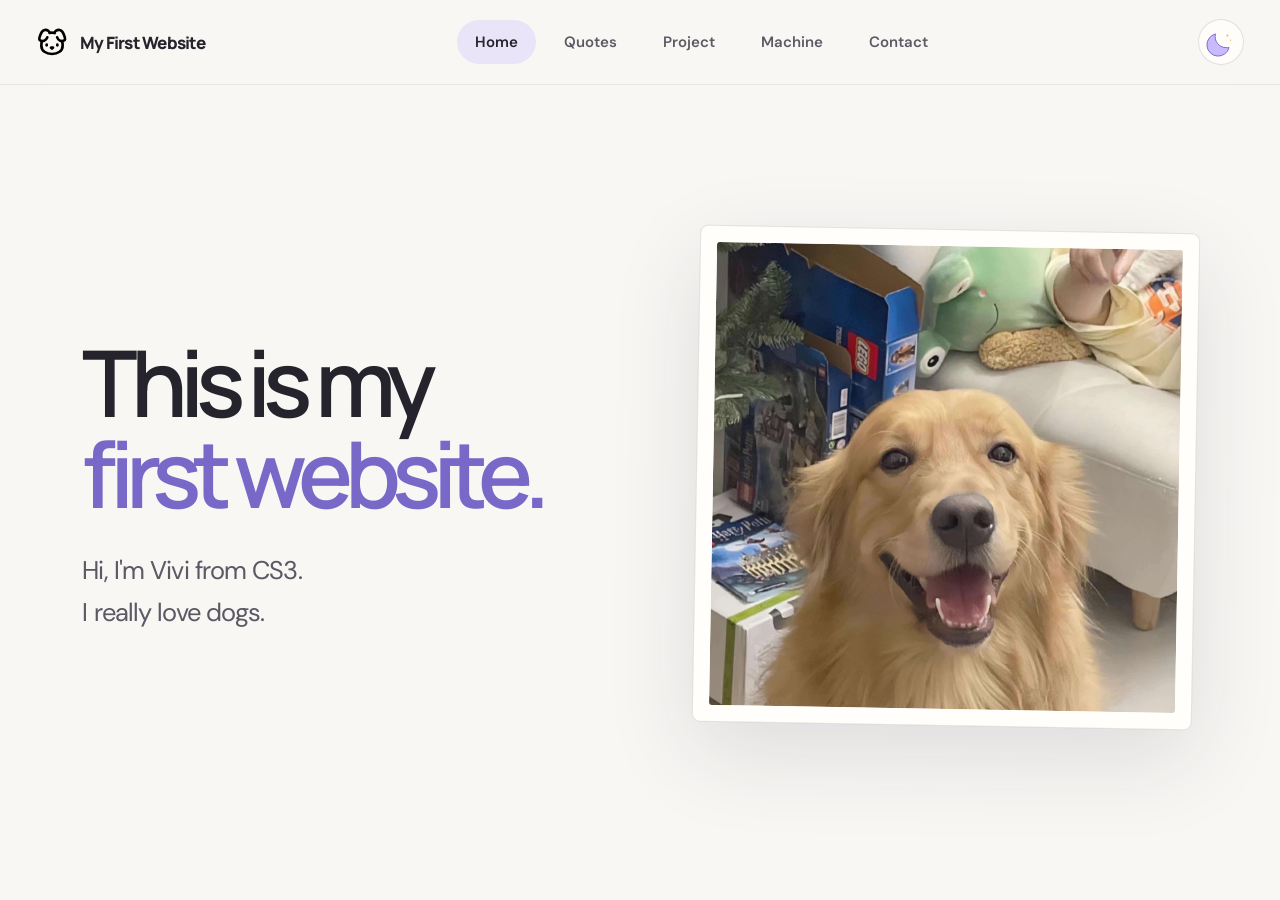
<file: index.html>
<!DOCTYPE html>
<html lang="en">
<head>
  <meta charset="UTF-8">
  <meta name="viewport" content="width=device-width, initial-scale=1.0">
  <meta name="theme-color" content="#f8f7f4">
  <title>My First Website — Vivi</title>
  <link rel="icon" href="plain-image-32x31-69b9d3-rectangle.png">
  <link rel="stylesheet" href="styles.css">
  <link rel="manifest" href="manifest.webmanifest">
  <link rel="apple-touch-icon" href="apple-touch-icon.png">
  <script src="nav.js" defer></script>
  <meta name="apple-mobile-web-app-capable" content="yes">
  <meta name="apple-mobile-web-app-status-bar-style" content="default">
  <meta name="apple-mobile-web-app-title" content="Vivi">
</head>
<body>
  <header class="site-header">
    <nav class="nav-shell" aria-label="Main navigation">
      <a class="brand" href="index.html" aria-label="My First Website — Home">
        <img class="brand-icon" src="dog.svg" alt="" width="32" height="32">
        <span>My First Website</span>
      </a>
      <button class="menu-toggle" type="button" aria-label="Open navigation" aria-expanded="false"><span></span><span></span></button>
      <ul class="nav-links">
        <li><a href="index.html">Home</a></li>
        <li><a href="quotes.html">Quotes</a></li>
        <li><a href="project.html">Project</a></li>
        <li><a href="machine.html">Machine</a></li><li><a href="contact.html">Contact</a></li>
      </ul>
    </nav>
  </header>
  <main class="home-page page-width">
    <section class="hero">
      <div class="hero-copy">
        <h1>This is my<br><span>first website.</span></h1>
        <p>Hi, I'm Vivi from CS3.<br>I really love dogs.</p>
      </div>
      <figure class="hero-visual">
        <img class="original-wechat-image" src="微信头像.jpg" alt="Original WeChat illustration">
      </figure>
    </section>
  </main>
  <script>if ("serviceWorker" in navigator) { window.addEventListener("load", () => navigator.serviceWorker.register("./sw.js").catch((error) => console.error("Service worker registration failed:", error))); }</script>
</body>
</html>
</file>
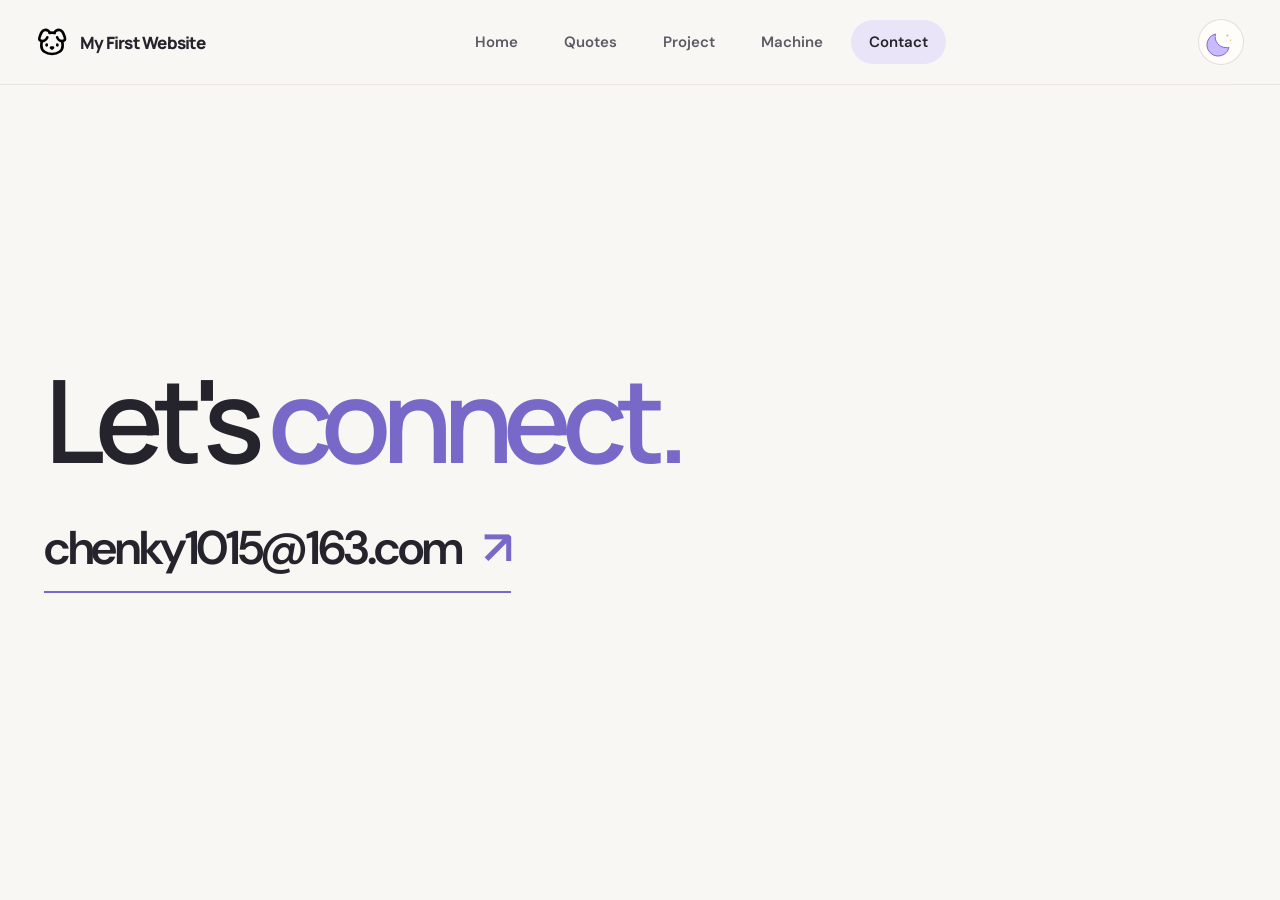
<file: contact.html>
<!DOCTYPE html>
<html lang="en">
<head>
  <meta charset="UTF-8">
  <meta name="viewport" content="width=device-width, initial-scale=1.0">
  <meta name="theme-color" content="#f8f7f4">
  <title>Contact — My First Website</title>
  <link rel="icon" href="plain-image-32x31-69b9d3-rectangle.png">
  <link rel="stylesheet" href="styles.css">
  <link rel="manifest" href="manifest.webmanifest">
  <link rel="apple-touch-icon" href="apple-touch-icon.png">
  <script src="nav.js" defer></script>
  <meta name="apple-mobile-web-app-capable" content="yes">
  <meta name="apple-mobile-web-app-status-bar-style" content="default">
  <meta name="apple-mobile-web-app-title" content="Vivi">
</head>
<body>
  <header class="site-header">
    <nav class="nav-shell" aria-label="Main navigation">
      <a class="brand" href="index.html" aria-label="My First Website — Home"><img class="brand-icon" src="dog.svg" alt="" width="32" height="32"><span>My First Website</span></a>
      <button class="menu-toggle" type="button" aria-label="Open navigation" aria-expanded="false"><span></span><span></span></button>
      <ul class="nav-links"><li><a href="index.html">Home</a></li><li><a href="quotes.html">Quotes</a></li><li><a href="project.html">Project</a></li><li><a href="machine.html">Machine</a></li><li><a href="contact.html">Contact</a></li></ul>
    </nav>
  </header>
  <main class="contact-page page-width">
    <h1>Let's <span>connect.</span></h1>
    <a class="email-link" href="mailto:chenky1015@163.com">chenky1015@163.com <span aria-hidden="true">↗</span></a>
  </main>
  <script>if ("serviceWorker" in navigator) { window.addEventListener("load", () => navigator.serviceWorker.register("./sw.js").catch((error) => console.error("Service worker registration failed:", error))); }</script>
</body>
</html>
</file>
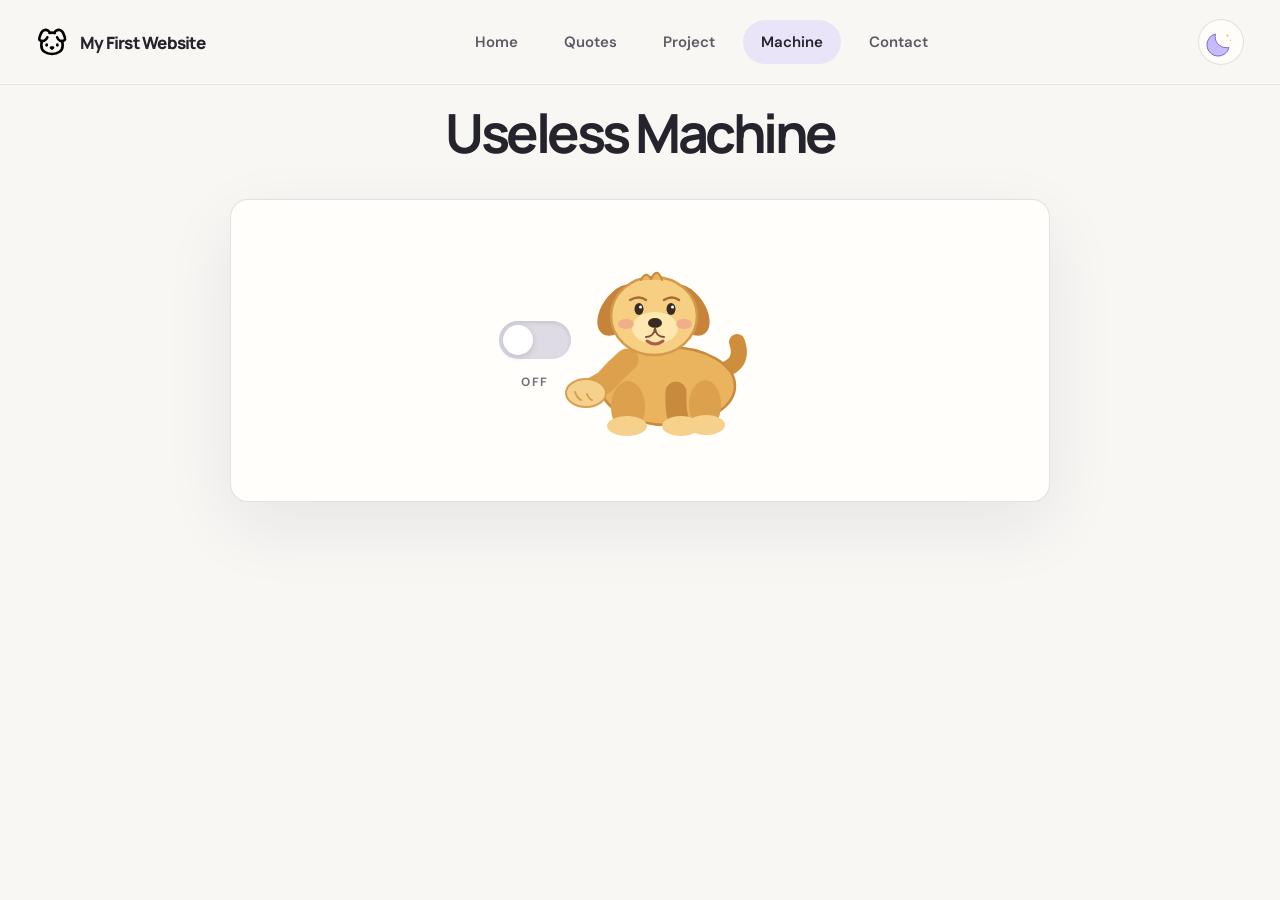
<file: machine.html>
<!DOCTYPE html>
<html lang="en">
<head>
  <meta charset="UTF-8">
  <meta name="viewport" content="width=device-width, initial-scale=1.0">
  <meta name="theme-color" content="#f8f7f4">

  <title>Useless Machine — Vivi</title>

  <!-- 【共用】原来的网页图标、CSS 和 JavaScript -->
  <link rel="icon" href="plain-image-32x31-69b9d3-rectangle.png">
  <link rel="stylesheet" href="styles.css">
  <link rel="manifest" href="manifest.webmanifest">
  <link rel="apple-touch-icon" href="apple-touch-icon.png">
  <script src="nav.js" defer></script>
  <meta name="apple-mobile-web-app-capable" content="yes">
  <meta name="apple-mobile-web-app-status-bar-style" content="default">
  <meta name="apple-mobile-web-app-title" content="Vivi">
</head>

<body>

  <!-- 顶部导航：仍然保留原来的四个入口 -->
  <header class="site-header">
    <nav class="nav-shell" aria-label="Main navigation">

      <a class="brand" href="index.html">
        <img
          class="brand-icon"
          src="dog.svg"
          alt=""
          width="32"
          height="32"
        >
        <span>My First Website</span>
      </a>

      <button
        class="menu-toggle"
        type="button"
        aria-label="Open navigation"
        aria-expanded="false"
      >
        <span></span>
        <span></span>
      </button>

      <ul class="nav-links">
        <li><a href="index.html">Home</a></li>
        <li><a href="quotes.html">Quotes</a></li>
        <li><a href="project.html">Project</a></li>
        <li><a href="machine.html">Machine</a></li>
        <li><a href="contact.html">Contact</a></li>
      </ul>

    </nav>
  </header>

  <!-- 【新增】独立的 Useless Machine 页面 -->
  <main class="page-width machine-page">
    <section class="useless-section" aria-labelledby="useless-title">

      <h2 id="useless-title">Useless Machine</h2>

      <div class="useless-machine" id="useless-machine">

        <div class="machine-stage">

          <!-- 紫色开关 -->
          <div class="machine-switch-area">

            <button
              class="machine-switch"
              id="useless-switch"
              type="button"
              role="switch"
              aria-checked="false"
              aria-label="Turn on the useless machine"
            >
              <span class="switch-track">
                <span class="switch-knob"></span>
              </span>
            </button>

            <span
              class="switch-state"
              id="useless-state"
              aria-live="polite"
            >OFF</span>

          </div>

          <!-- Q版金毛 -->
          <div class="retriever" id="golden-retriever">

            <svg
              class="retriever-svg"
              viewBox="0 0 280 220"
              role="img"
              aria-label="A cute cartoon golden retriever"
              xmlns="http://www.w3.org/2000/svg"
            >

              <!-- 灏惧反 -->
              <path
                class="dog-tail"
                d="M 201 132 Q 235 127 226 101"
                fill="none"
                stroke="#CE8E3C"
                stroke-width="16"
                stroke-linecap="round"
              />

              <!-- 韬綋 -->
              <ellipse
                cx="157" cy="145"
                rx="67" ry="39"
                fill="#EAB35D"
                stroke="#C88A3D"
                stroke-width="2.5"
              />

              <!-- 鍚庤吙 -->
              <ellipse cx="117" cy="166" rx="17" ry="26" fill="#DDA04C"/>
              <ellipse cx="116" cy="185" rx="20" ry="10" fill="#F6D18B"/>

              <ellipse cx="194" cy="164" rx="16" ry="25" fill="#DDA04C"/>
              <ellipse cx="195" cy="184" rx="19" ry="10" fill="#F6D18B"/>

              <!-- 鍓嶈吙 -->
              <path
                d="M 165 151 Q 164 172 169 183"
                fill="none"
                stroke="#C88A3D"
                stroke-width="21"
                stroke-linecap="round"
              />

              <ellipse cx="170" cy="185" rx="19" ry="10" fill="#F6D18B"/>

              <!-- 浼稿悜寮€鍏崇殑鐖瓙 -->
              <g class="dog-paw">

                <path
                  d="M 116 119 Q 104 129 94 141 L 78 150"
                  fill="none"
                  stroke="#DDA04C"
                  stroke-width="23"
                  stroke-linecap="round"
                  stroke-linejoin="round"
                />

                <ellipse
                  cx="75" cy="152"
                  rx="20" ry="14"
                  fill="#F6D18B"
                  stroke="#D5A052"
                  stroke-width="2"
                />

                <path
                  d="M 64 151 Q 66 157 70 159
                     M 76 153 Q 78 158 81 159"
                  fill="none"
                  stroke="#D5A052"
                  stroke-width="2"
                  stroke-linecap="round"
                />

              </g>

              <!-- 鑰虫湹 -->
              <ellipse
                cx="108" cy="69"
                rx="17" ry="29"
                fill="#C78339"
                transform="rotate(35 108 69)"
              />

              <ellipse
                cx="177" cy="69"
                rx="17" ry="29"
                fill="#C78339"
                transform="rotate(-35 177 69)"
              />

              <!-- 鑴?-->
              <ellipse
                cx="143" cy="75"
                rx="43" ry="39"
                fill="#F6CF82"
                stroke="#D39A4B"
                stroke-width="2.5"
              />

              <!-- 鐪夋瘺 -->
              <path
                d="M 119 59 Q 128 54 135 59
                   M 153 59 Q 161 54 168 59"
                fill="none"
                stroke="#A86C32"
                stroke-width="2.5"
                stroke-linecap="round"
              />

              <!-- 鐪肩潧 -->
              <ellipse cx="128" cy="68" rx="4.5" ry="6" fill="#392B24"/>
              <ellipse cx="160" cy="68" rx="4.5" ry="6" fill="#392B24"/>

              <circle cx="129.5" cy="66" r="1.5" fill="#FFFFFF"/>
              <circle cx="161.5" cy="66" r="1.5" fill="#FFFFFF"/>

              <!-- 鍢村反 -->
              <ellipse cx="144" cy="87" rx="23" ry="16" fill="#FFE7B0"/>
              <ellipse cx="144" cy="82" rx="7" ry="5" fill="#392B24"/>

              <path
                d="M 144 87 Q 143 96 135 96
                   M 144 87 Q 145 96 153 96"
                fill="none"
                stroke="#80502F"
                stroke-width="2"
                stroke-linecap="round"
              />

              <path
                d="M 136 100 Q 144 106 152 100"
                fill="none"
                stroke="#A85E4A"
                stroke-width="3"
                stroke-linecap="round"
              />

              <!-- 鑴搁 -->
              <ellipse cx="115" cy="83" rx="8" ry="5" fill="#EEA08B" opacity=".7"/>
              <ellipse cx="173" cy="83" rx="8" ry="5" fill="#EEA08B" opacity=".7"/>

              <!-- 澶撮《鐨勫皬姣涘彂 -->
              <path
                d="M 130 39 Q 135 29 140 38 Q 146 25 151 39"
                fill="#EAB35D"
                stroke="#C88A3D"
                stroke-width="2"
                stroke-linecap="round"
                stroke-linejoin="round"
              />

            </svg>

          </div>
        </div>
      </div>
    </section>
  </main>

  <script>if ("serviceWorker" in navigator) { window.addEventListener("load", () => navigator.serviceWorker.register("./sw.js").catch((error) => console.error("Service worker registration failed:", error))); }</script>
</body>
</html>
</file>
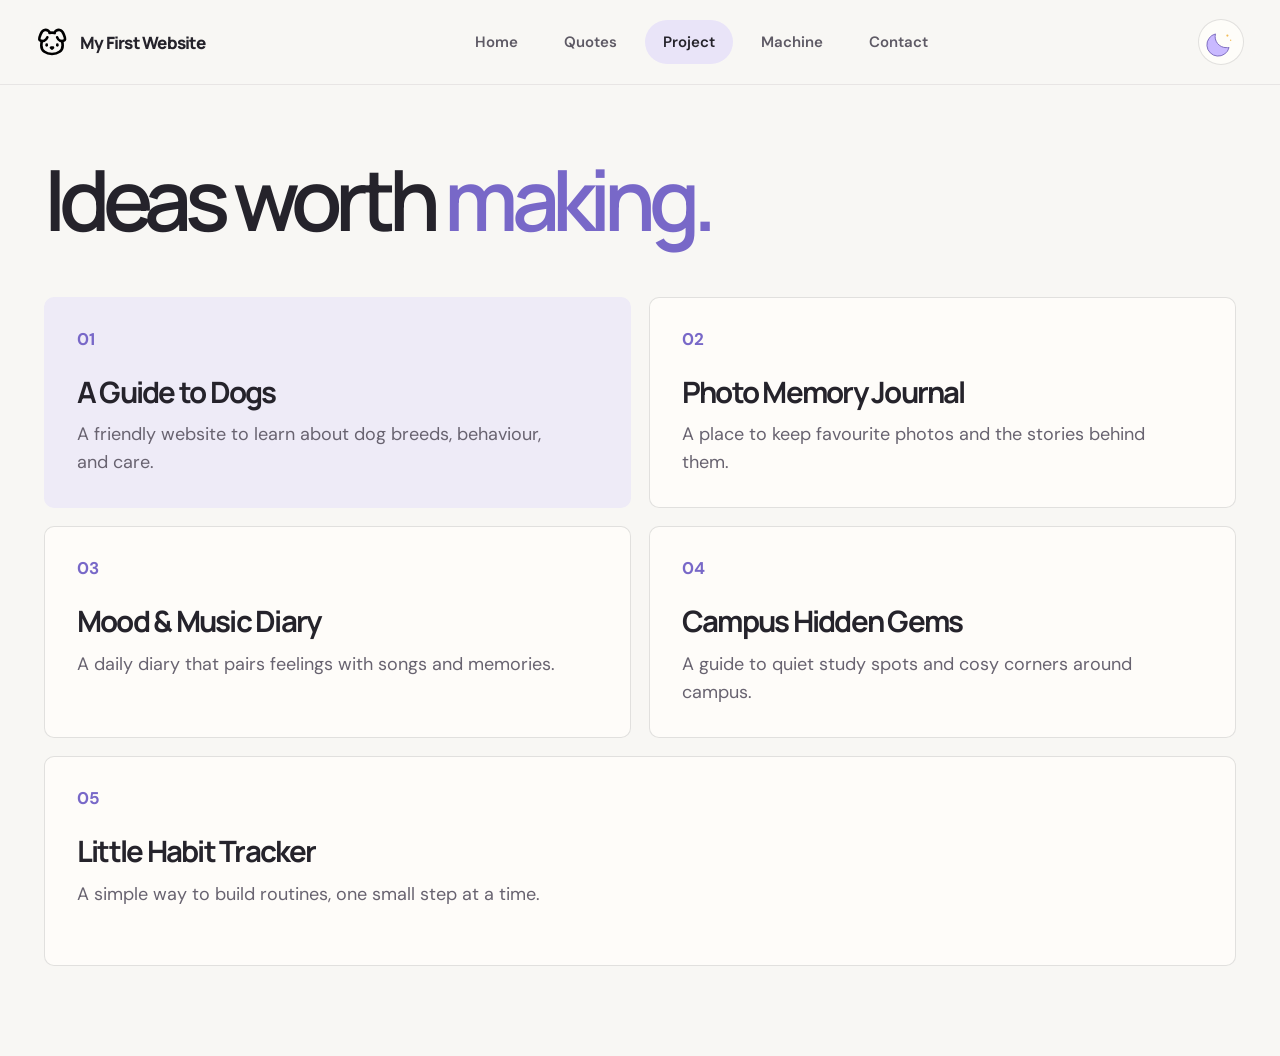
<file: project.html>
<!DOCTYPE html>
<html lang="en">
<head>
  <meta charset="UTF-8">
  <meta name="viewport" content="width=device-width, initial-scale=1.0">
  <meta name="theme-color" content="#f8f7f4">
  <title>Project — My First Website</title>
  <link rel="icon" href="plain-image-32x31-69b9d3-rectangle.png">
  <link rel="stylesheet" href="styles.css">
  <link rel="manifest" href="manifest.webmanifest">
  <link rel="apple-touch-icon" href="apple-touch-icon.png">
  <script src="nav.js" defer></script>
  <meta name="apple-mobile-web-app-capable" content="yes">
  <meta name="apple-mobile-web-app-status-bar-style" content="default">
  <meta name="apple-mobile-web-app-title" content="Vivi">
</head>
<body>
  <header class="site-header">
    <nav class="nav-shell" aria-label="Main navigation">
      <a class="brand" href="index.html" aria-label="My First Website — Home"><img class="brand-icon" src="dog.svg" alt="" width="32" height="32"><span>My First Website</span></a>
      <button class="menu-toggle" type="button" aria-label="Open navigation" aria-expanded="false"><span></span><span></span></button>
      <ul class="nav-links"><li><a href="index.html">Home</a></li><li><a href="quotes.html">Quotes</a></li><li><a href="project.html">Project</a></li><li><a href="machine.html">Machine</a></li><li><a href="contact.html">Contact</a></li></ul>
    </nav>
  </header>
  <main class="page-width inner-page">
    <h1 class="page-title">Ideas worth <span>making.</span></h1>
    <section class="project-grid" aria-label="Five project ideas">
      <article class="project-card project-featured"><span class="project-number">01</span><h2>A Guide to Dogs</h2><p>A friendly website to learn about dog breeds, behaviour, and care.</p></article>
      <article class="project-card"><span class="project-number">02</span><h2>Photo Memory Journal</h2><p>A place to keep favourite photos and the stories behind them.</p></article>
      <article class="project-card"><span class="project-number">03</span><h2>Mood & Music Diary</h2><p>A daily diary that pairs feelings with songs and memories.</p></article>
      <article class="project-card"><span class="project-number">04</span><h2>Campus Hidden Gems</h2><p>A guide to quiet study spots and cosy corners around campus.</p></article>
      <article class="project-card"><span class="project-number">05</span><h2>Little Habit Tracker</h2><p>A simple way to build routines, one small step at a time.</p></article>
    </section>
  </main>
  <script>if ("serviceWorker" in navigator) { window.addEventListener("load", () => navigator.serviceWorker.register("./sw.js").catch((error) => console.error("Service worker registration failed:", error))); }</script>
</body>
</html>
</file>
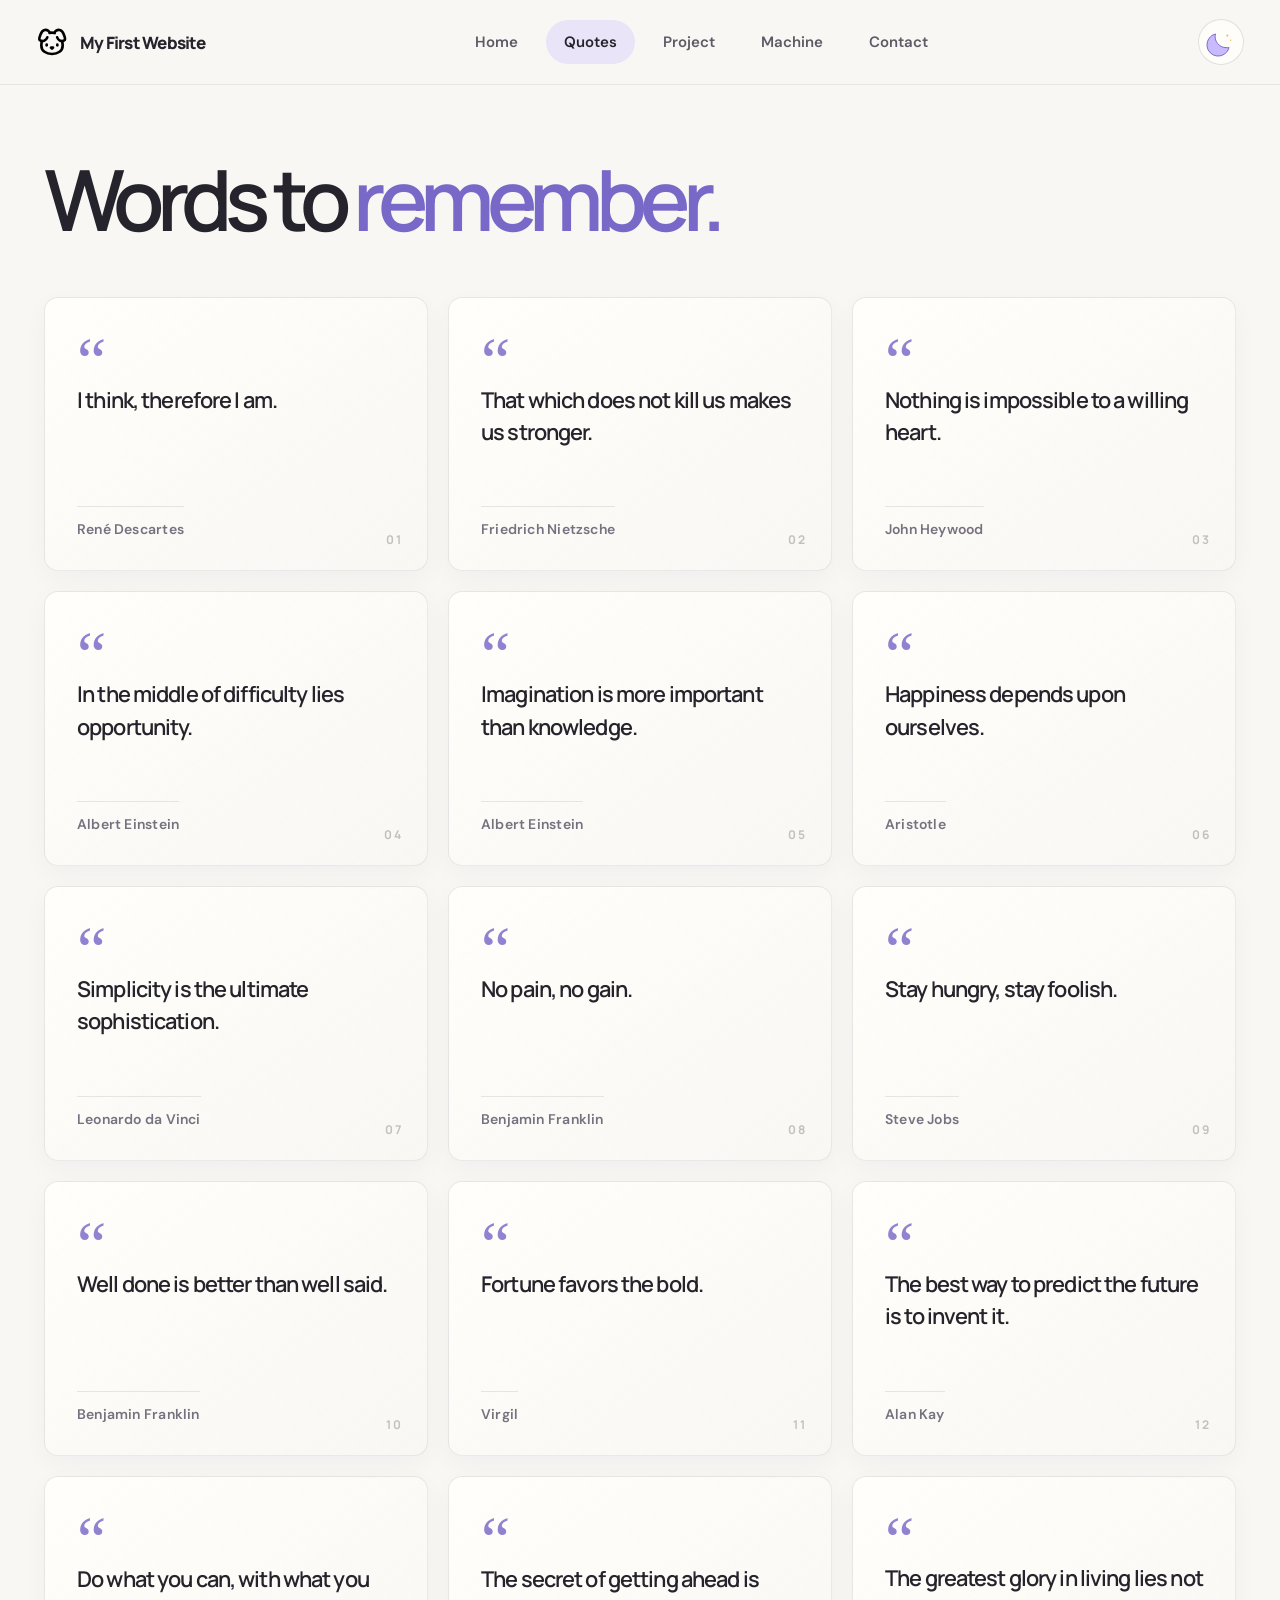
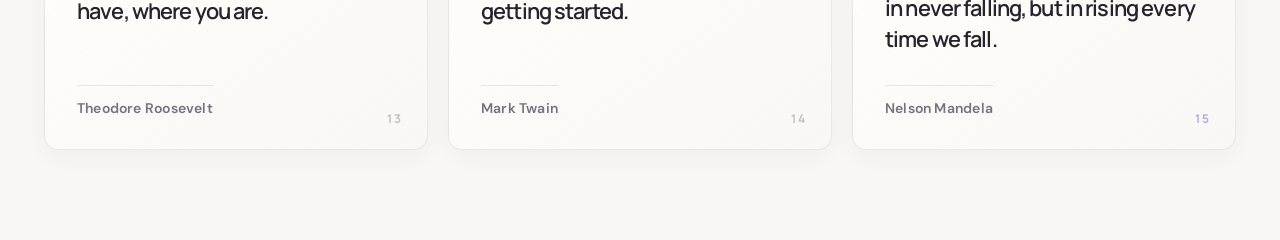
<file: quotes.html>
<!DOCTYPE html>
<html lang="en">
<head>
  <meta charset="UTF-8">
  <meta name="viewport" content="width=device-width, initial-scale=1.0">
  <meta name="theme-color" content="#f8f7f4">
  <title>Quotes — My First Website</title>
  <link rel="icon" href="plain-image-32x31-69b9d3-rectangle.png">
  <link rel="stylesheet" href="styles.css">
  <link rel="manifest" href="manifest.webmanifest">
  <link rel="apple-touch-icon" href="apple-touch-icon.png">
  <script src="nav.js" defer></script>
  <meta name="apple-mobile-web-app-capable" content="yes">
  <meta name="apple-mobile-web-app-status-bar-style" content="default">
  <meta name="apple-mobile-web-app-title" content="Vivi">
</head>
<body>
  <header class="site-header">
    <nav class="nav-shell" aria-label="Main navigation">
      <a class="brand" href="index.html" aria-label="My First Website — Home"><img class="brand-icon" src="dog.svg" alt="" width="32" height="32"><span>My First Website</span></a>
      <button class="menu-toggle" type="button" aria-label="Open navigation" aria-expanded="false"><span></span><span></span></button>
      <ul class="nav-links"><li><a href="index.html">Home</a></li><li><a href="quotes.html">Quotes</a></li><li><a href="project.html">Project</a></li><li><a href="machine.html">Machine</a></li><li><a href="contact.html">Contact</a></li></ul>
    </nav>
  </header>
  <main class="page-width inner-page">
    <h1 class="page-title">Words to <span>remember.</span></h1>
    <section class="quote-grid" aria-label="Inspirational quotes">
      <article class="quote-card"><span class="quote-mark">“</span><blockquote>I think, therefore I am.</blockquote><cite>René Descartes</cite></article>
      <article class="quote-card"><span class="quote-mark">“</span><blockquote>That which does not kill us makes us stronger.</blockquote><cite>Friedrich Nietzsche</cite></article>
      <article class="quote-card"><span class="quote-mark">“</span><blockquote>Nothing is impossible to a willing heart.</blockquote><cite>John Heywood</cite></article>
      <article class="quote-card"><span class="quote-mark">“</span><blockquote>In the middle of difficulty lies opportunity.</blockquote><cite>Albert Einstein</cite></article>
      <article class="quote-card"><span class="quote-mark">“</span><blockquote>Imagination is more important than knowledge.</blockquote><cite>Albert Einstein</cite></article>
      <article class="quote-card"><span class="quote-mark">“</span><blockquote>Happiness depends upon ourselves.</blockquote><cite>Aristotle</cite></article>
      <article class="quote-card"><span class="quote-mark">“</span><blockquote>Simplicity is the ultimate sophistication.</blockquote><cite>Leonardo da Vinci</cite></article>
      <article class="quote-card"><span class="quote-mark">“</span><blockquote>No pain, no gain.</blockquote><cite>Benjamin Franklin</cite></article>
      <article class="quote-card"><span class="quote-mark">“</span><blockquote>Stay hungry, stay foolish.</blockquote><cite>Steve Jobs</cite></article>
      <article class="quote-card"><span class="quote-mark">“</span><blockquote>Well done is better than well said.</blockquote><cite>Benjamin Franklin</cite></article>
      <article class="quote-card"><span class="quote-mark">“</span><blockquote>Fortune favors the bold.</blockquote><cite>Virgil</cite></article>
      <article class="quote-card"><span class="quote-mark">“</span><blockquote>The best way to predict the future is to invent it.</blockquote><cite>Alan Kay</cite></article>
      <article class="quote-card"><span class="quote-mark">“</span><blockquote>Do what you can, with what you have, where you are.</blockquote><cite>Theodore Roosevelt</cite></article>
      <article class="quote-card"><span class="quote-mark">“</span><blockquote>The secret of getting ahead is getting started.</blockquote><cite>Mark Twain</cite></article>
      <article class="quote-card quote-card-featured"><span class="quote-mark">“</span><blockquote>The greatest glory in living lies not in never falling, but in rising every time we fall.</blockquote><cite>Nelson Mandela</cite></article>
    </section>
  </main>
  <script>if ("serviceWorker" in navigator) { window.addEventListener("load", () => navigator.serviceWorker.register("./sw.js").catch((error) => console.error("Service worker registration failed:", error))); }</script>
</body>
</html>
</file>
<file: styles.css>
@import url('https://fonts.googleapis.com/css2?family=DM+Sans:wght@400;500;600;700&family=Manrope:wght@400;500;600;700;800&display=swap');

:root {
  --paper: #f8f7f4;
  --ink: #25232b;
  --accent: #7868c8;
  --line: rgba(37, 35, 43, .13);
  --max-width: 1220px;
}
* { box-sizing: border-box; }
html { min-height: 100%; }
body {
  margin: 0;
  min-height: 100vh;
  overflow-x: hidden;
  color: var(--ink);
  background: var(--paper);
  font-family: 'DM Sans', 'Segoe UI', sans-serif;
  -webkit-font-smoothing: antialiased;
}
a { color: inherit; }
button, a { -webkit-tap-highlight-color: transparent; }
a:focus-visible, button:focus-visible { outline: 3px solid var(--accent); outline-offset: 4px; }
.page-width { width: min(var(--max-width), calc(100% - 88px)); margin-inline: auto; }

/* Simple fixed navigation */
.site-header { position: sticky; top: 0; z-index: 10; border-bottom: 1px solid rgba(37,35,43,.08); background: rgba(248,247,244,.86); backdrop-filter: blur(18px); }
.nav-shell { width: min(1360px, calc(100% - 72px)); min-height: 84px; margin: auto; display: flex; align-items: center; justify-content: space-between; gap: 32px; }
.brand { display: inline-flex; align-items: center; gap: 12px; text-decoration: none; font-family: 'Manrope', sans-serif; font-size: 17px; font-weight: 800; letter-spacing: -.045em; white-space: nowrap; }
.brand-icon { display: block; width: 32px; height: 32px; object-fit: contain; }
.nav-links { display: flex; align-items: center; gap: 10px; list-style: none; padding: 0; margin: 0; }
.nav-links a { display: inline-flex; align-items: center; min-height: 44px; padding: 0 18px; border-radius: 100px; color: #5e5a65; text-decoration: none; font-size: 15px; font-weight: 600; transition: background .22s ease, color .22s ease, transform .22s ease; }
.nav-links a:hover { color: var(--ink); background: #ece8f7; transform: translateY(-2px); }
.nav-links a.is-active { color: var(--ink); background: #e9e4f8; }
.menu-toggle { display: none; }

/* Cursor paint: layered, saturated ribbons and droplets */
.paint-canvas { position: fixed; inset: 0; z-index: 30; width: 100%; height: 100%; pointer-events: none; mix-blend-mode: multiply; }

/* Home */
.home-page { min-height: calc(100vh - 85px); display: flex; align-items: center; }
.hero { width: 100%; display: grid; grid-template-columns: 1fr .9fr; align-items: center; gap: clamp(50px, 8vw, 130px); padding: 66px 0 80px; }
.hero-copy { padding-left: clamp(0px, 3vw, 50px); }
h1, h2, p, figure { margin-top: 0; }
h1, h2 { font-family: 'Manrope', 'Segoe UI', sans-serif; }
.hero h1, .page-title, .contact-page h1 { margin-bottom: 30px; font-size: clamp(58px, 7.2vw, 112px); line-height: .99; letter-spacing: -.085em; font-weight: 600; }
h1 span, .page-title span, .contact-page h1 span { color: var(--accent); }
.hero-copy p { margin: 0; font-size: clamp(21px, 2vw, 28px); line-height: 1.65; letter-spacing: -.035em; color: #5c5864; }
.hero-visual { justify-self: end; width: 100%; max-width: 500px; padding: 16px; border: 1px solid rgba(37,35,43,.12); border-radius: 8px; background: #fffefa; box-shadow: 0 30px 90px rgba(39,31,58,.12); transform: rotate(1deg); transition: transform .4s ease, box-shadow .4s ease; }
.hero-visual:hover { transform: rotate(0) translateY(-6px); box-shadow: 0 36px 100px rgba(39,31,58,.16); }
.original-wechat-image { display: block; width: 100%; max-height: 590px; min-height: 300px; object-fit: contain; border-radius: 3px; }

/* Quotes */
.inner-page { padding-top: 72px; padding-bottom: 90px; }
.page-title { margin-bottom: 56px; font-size: clamp(52px, 6.6vw, 92px); }
.quote-grid { display: grid; grid-template-columns: repeat(3, minmax(0,1fr)); gap: 18px; }
.quote-card { position: relative; min-height: 210px; display: flex; flex-direction: column; align-items: flex-start; padding: 30px; overflow: hidden; border: 1px solid var(--line); border-radius: 10px; background: rgba(255,254,250,.78); transition: transform .3s ease, border-color .3s ease, box-shadow .3s ease, background .3s ease; }
.quote-card:hover { transform: translateY(-6px); border-color: rgba(120,104,200,.45); box-shadow: 0 24px 48px rgba(39,31,58,.09); background: #fffefa; }
.quote-mark { height: 38px; color: var(--accent); font-family: Georgia, serif; font-size: 60px; line-height: .95; }
.quote-card blockquote { margin: 8px 0 28px; font-family: 'Manrope', sans-serif; font-size: clamp(20px, 1.65vw, 25px); line-height: 1.4; font-weight: 600; letter-spacing: -.045em; }
.quote-card cite { margin-top: auto; color: #686370; font-size: 16px; font-style: normal; font-weight: 600; }
.quote-card-featured { grid-column: span 2; background: #eeebf7; border-color: transparent; }
.quote-card-featured blockquote { max-width: 780px; font-size: clamp(23px, 2.1vw, 32px); }

/* Project ideas */
.project-grid { display: grid; grid-template-columns: repeat(2, minmax(0,1fr)); gap: 18px; }
.project-card { position: relative; min-height: 210px; padding: 30px 32px; overflow: hidden; border: 1px solid var(--line); border-radius: 10px; background: rgba(255,254,250,.78); transition: transform .3s ease, border-color .3s ease, box-shadow .3s ease; }
.project-card:hover { transform: translateY(-5px); border-color: rgba(120,104,200,.45); box-shadow: 0 22px 44px rgba(39,31,58,.08); }
.project-featured { background: #eeebf7; border-color: transparent; }
.project-number { display: inline-block; margin-bottom: 26px; color: var(--accent); font-size: 17px; font-weight: 700; }
.project-card h2 { margin-bottom: 12px; font-size: clamp(24px, 2.3vw, 34px); line-height: 1.15; letter-spacing: -.06em; }
.project-card p { max-width: 490px; margin: 0; color: #686370; font-size: 18px; line-height: 1.55; }
.project-card:last-child { grid-column: span 2; }

/* Contact */
.contact-page { min-height: calc(100vh - 85px); display: flex; flex-direction: column; align-items: flex-start; justify-content: center; padding-top: 80px; padding-bottom: 110px; }
.contact-page h1 { margin-bottom: 40px; font-size: clamp(64px, 9vw, 128px); }
.email-link { display: inline-flex; align-items: center; gap: 22px; flex-wrap: wrap; padding-bottom: 12px; border-bottom: 2px solid var(--accent); text-decoration: none; font-size: clamp(22px, 3.7vw, 48px); font-weight: 600; letter-spacing: -.05em; transition: color .25s ease, border-color .25s ease; }
.email-link span { color: var(--accent); transition: transform .25s ease; }
.email-link:hover { color: var(--accent); }
.email-link:hover span { transform: translate(5px, -5px); }

@media (max-width: 900px) {
  .page-width { width: min(100% - 48px, var(--max-width)); }
  .nav-shell { width: calc(100% - 48px); }
  .hero { gap: 42px; }
  .hero h1 { font-size: clamp(56px, 8vw, 78px); }
  .quote-grid { grid-template-columns: repeat(2, minmax(0,1fr)); }
  .quote-card-featured { grid-column: span 2; }
}
@media (max-width: 640px) {
  .page-width, .nav-shell { width: calc(100% - 36px); }
  .nav-shell { min-height: 72px; }
  .brand { gap: 9px; font-size: 15px; }
  .brand-icon { width: 29px; height: 29px; }
  .menu-toggle { width: 44px; height: 44px; display: flex; flex-direction: column; align-items: center; justify-content: center; gap: 6px; border: 1px solid var(--line); border-radius: 50%; background: transparent; cursor: pointer; }
  .menu-toggle span { display: block; width: 17px; height: 2px; border-radius: 2px; background: var(--ink); transition: transform .2s ease; }
  .menu-toggle[aria-expanded="true"] span:first-child { transform: translateY(4px) rotate(45deg); }
  .menu-toggle[aria-expanded="true"] span:last-child { transform: translateY(-4px) rotate(-45deg); }
  .nav-links { position: absolute; top: calc(100% - 1px); left: 0; right: 0; display: none; align-items: stretch; flex-direction: column; gap: 4px; padding: 12px 18px 18px; border-bottom: 1px solid var(--line); background: rgba(248,247,244,.98); }
  .nav-links.is-open { display: flex; }
  .nav-links a { min-height: 48px; padding-inline: 17px; font-size: 16px; }
  .home-page { min-height: auto; }
  .hero { grid-template-columns: 1fr; gap: 38px; padding: 62px 0 66px; }
  .hero-copy { padding: 0; }
  .hero h1 { font-size: clamp(56px, 14vw, 84px); }
  .hero-copy p { font-size: 22px; }
  .hero-visual { justify-self: center; max-width: 470px; padding: 11px; }
  .original-wechat-image { min-height: 200px; max-height: 480px; }
  .inner-page { padding-top: 54px; padding-bottom: 60px; }
  .page-title { margin-bottom: 35px; font-size: clamp(48px, 12vw, 72px); }
  .quote-grid, .project-grid { grid-template-columns: 1fr; gap: 13px; }
  .quote-card, .quote-card-featured { grid-column: auto; min-height: 185px; padding: 25px; }
  .quote-card blockquote { font-size: 23px; }
  .quote-card-featured blockquote { font-size: 25px; }
  .project-card, .project-card:last-child { grid-column: auto; min-height: 185px; padding: 25px; }
  .project-number { margin-bottom: 19px; }
  .project-card h2 { font-size: 27px; }
  .project-card p { font-size: 17px; }
  .contact-page { min-height: calc(100vh - 73px); padding-top: 50px; padding-bottom: 70px; }
  .contact-page h1 { margin-bottom: 34px; font-size: clamp(62px, 14vw, 90px); }
  .email-link { gap: 12px; font-size: clamp(20px, 5.7vw, 30px); }
}
@media (prefers-reduced-motion: reduce) {
  *, *::before, *::after { scroll-behavior: auto !important; transition-duration: .01ms !important; animation-duration: .01ms !important; }
  .paint-canvas { display: none; }
}

/* ==================================================
   Useless Machine — Q版金毛和紫色开关
   ================================================== */

/* 首页布局 */
.home-page {
  display: block;
  min-height: auto;
}

.hero {
  min-height: min(850px, calc(100vh - 85px));
}

/* 模块标题 */
.useless-section {
  padding: 10px 0 100px;
}

.useless-section > h2 {
  margin: 0 0 30px;
  text-align: center;
  font-size: clamp(34px, 4.5vw, 54px);
  font-weight: 700;
  letter-spacing: -.065em;
}

/* 机器卡片 */
.useless-machine {
  max-width: 820px;
  margin: 0 auto;
  padding: 28px;
  overflow: hidden;
  border: 1px solid var(--line);
  border-radius: 18px;
  background: #fffefa;
  box-shadow: 0 24px 70px rgba(39, 31, 58, .08);
}

.machine-stage {
  min-height: 245px;
  display: flex;
  align-items: center;
  justify-content: center;

  /* 【修改 1】原来开关和金毛隔得太远，现在紧贴布局 */
  gap: 0;
}

/* 紫色开关 */
.machine-switch-area {
  flex: 0 0 90px;
  display: flex;
  flex-direction: column;
  align-items: center;
  position: relative;
  z-index: 2;
}

.machine-switch {
  padding: 10px;
  border: 0;
  background: transparent;
  cursor: pointer;
}

.switch-track {
  display: flex;
  align-items: center;
  width: 72px;
  height: 38px;
  padding: 4px;
  border-radius: 100px;
  background: #dedbe5;
  transition: background .25s ease;
  box-shadow: inset 0 2px 4px rgba(0, 0, 0, .10);
}

.switch-knob {
  display: block;
  width: 30px;
  height: 30px;
  border-radius: 50%;
  background: white;
  box-shadow: 0 2px 6px rgba(0, 0, 0, .15);
  transition: transform .28s cubic-bezier(.2, .8, .2, 1);
}

/* 开启时变成紫色 */
.useless-machine.is-on .switch-track {
  background: var(--accent);
}

.useless-machine.is-on .switch-knob {
  transform: translateX(34px);
}

.switch-state {
  margin-top: 5px;
  color: #77717f;
  font-size: 12px;
  font-weight: 700;
  letter-spacing: .12em;
}

.useless-machine.is-on .switch-state {
  color: var(--accent);
}

/* Q版金毛 */
.retriever {
  flex: 0 1 280px;
  width: 280px;
  max-width: 52%;
  position: relative;
  animation: retriever-float 3.5s ease-in-out infinite;

  /* 【修改 2】负边距让金毛整体靠近开关 */
  margin-left: -70px;
}

.retriever-svg {
  display: block;
  width: 100%;
  height: auto;
  overflow: visible;
}

/* 金毛摇尾巴 */
.dog-tail {
  transform-box: view-box;
  transform-origin: 201px 132px;
  animation: golden-tail-wag .45s ease-in-out infinite alternate;
}

/* 【修改 3】爪子围绕肩膀旋转，尽量保持手臂与身体连接 */
.dog-paw {
  transform-box: view-box;
  transform-origin: 41.4% 54.1%;
  transition: transform .48s cubic-bezier(.2, .8, .2, 1);
}

/* 【修改 4】金毛伸爪关开关，不再整只爪子大幅平移 */
.retriever.is-reaching .dog-paw {
  transform: rotate(32deg);
}

/* 金毛轻轻浮动 */
@keyframes retriever-float {
  0%, 100% {
    transform: translateY(0);
  }

  50% {
    transform: translateY(-5px);
  }
}

/* 摇尾巴动画 */
@keyframes golden-tail-wag {
  from {
    transform: rotate(-8deg);
  }

  to {
    transform: rotate(10deg);
  }
}

/* 手机适配 */
@media (max-width: 640px) {
  .hero {
    min-height: auto;
  }

  .useless-section {
    padding-bottom: 65px;
  }

  .useless-section > h2 {
    margin-bottom: 22px;
  }

  .useless-machine {
    padding: 16px 10px;
    border-radius: 14px;
  }

  .machine-stage {
    min-height: 200px;
    gap: 0;
  }

  .machine-switch-area {
    flex: 0 0 72px;
  }

  .retriever {
    flex-basis: 220px;
    max-width: 62%;

    /* 【修改 5】手机上也让金毛靠近开关 */
    margin-left: -48px;
  }

  /* 【修改 6】手机端沿用围绕肩膀旋转的动作 */
  .retriever.is-reaching .dog-paw {
    transform: rotate(32deg);
  }
}
/* Refined quote collection */
.quote-grid {
  counter-reset: quote-card;
  gap: 20px;
}
.quote-card {
  counter-increment: quote-card;
  min-height: 238px;
  padding: 32px;
  border-color: rgba(37, 35, 43, .09);
  border-radius: 14px;
  background: linear-gradient(145deg, rgba(255,254,250,.96), rgba(248,247,244,.82));
  box-shadow: 0 8px 26px rgba(39,31,58,.035);
}
.quote-card::after {
  content: counter(quote-card, decimal-leading-zero);
  position: absolute;
  right: 25px;
  bottom: 22px;
  color: rgba(37, 35, 43, .26);
  font-family: 'Manrope', sans-serif;
  font-size: 12px;
  font-weight: 700;
  letter-spacing: .12em;
}
.quote-card:hover {
  transform: translateY(-4px);
  border-color: rgba(120,104,200,.32);
  box-shadow: 0 22px 46px rgba(39,31,58,.09);
}
.quote-mark {
  height: 42px;
  font-size: 66px;
  opacity: .82;
}
.quote-card blockquote {
  margin: 12px 0 30px;
  font-size: clamp(20px, 1.7vw, 26px);
  line-height: 1.48;
  letter-spacing: -.04em;
}
.quote-card cite {
  padding-top: 13px;
  border-top: 1px solid rgba(37, 35, 43, .1);
  color: #77717f;
  font-size: 14px;
  letter-spacing: .015em;
}
.quote-card-featured {
  grid-column: span 2;
  min-height: 270px;
  padding: 38px;
  border-color: rgba(120,104,200,.12);
  background: radial-gradient(ellipse at 90% 0%, rgba(255,255,255,.82), transparent 42%), linear-gradient(135deg, #efecf8, #e9e4f5);
}
.quote-card-featured::after { color: rgba(120,104,200,.52); }
.quote-card-featured blockquote {
  max-width: 760px;
  font-size: clamp(24px, 2.2vw, 34px);
  line-height: 1.42;
}
@media (max-width: 640px) {
  .quote-grid { gap: 14px; }
  .quote-card, .quote-card-featured {
    min-height: 200px;
    padding: 27px;
  }
  .quote-card-featured { min-height: 230px; }
  .quote-card::after { right: 21px; bottom: 18px; }
  .quote-card cite { font-size: 13px; }
}
/* Keep every quote card on the same visual level */
.quote-grid { grid-auto-rows: 1fr; }
.quote-card, .quote-card-featured {
  grid-column: auto;
  min-height: 238px;
  padding: 32px;
  border: 1px solid rgba(37, 35, 43, .09);
  background: linear-gradient(145deg, rgba(255,254,250,.96), rgba(248,247,244,.82));
}
.quote-card-featured blockquote {
  max-width: none;
  font-size: clamp(20px, 1.7vw, 26px);
}
.quote-mark { color: #7868c8; }
@media (max-width: 900px) {
  .quote-card-featured { grid-column: auto; }
}
@media (max-width: 640px) {
  .quote-card, .quote-card-featured {
    min-height: 200px;
    padding: 27px;
  }
}
/* Day and night theme control */
.theme-toggle {
  flex: 0 0 46px;
  width: 46px;
  height: 46px;
  display: inline-grid;
  place-items: center;
  padding: 0;
  border: 1px solid var(--line);
  border-radius: 50%;
  color: var(--ink);
  background: rgba(255,254,250,.8);
  cursor: pointer;
  transition: transform .25s ease, background .25s ease, border-color .25s ease;
}
.theme-toggle:hover { transform: rotate(-8deg) scale(1.06); }
.theme-toggle svg { width: 29px; height: 29px; overflow: visible; }
.moon-disc { fill: #c9b9ff; stroke: #7968bd; stroke-width: 1.3; }
.moon-star { fill: #f3bd58; }
.sun-rays { fill: none; stroke: #e6a83e; stroke-width: 2.5; stroke-linecap: round; }
.sun-disc { fill: #f4bf58; stroke: #d9962d; stroke-width: 1.3; }
.sun-eye { fill: #665038; }
.sun-smile { fill: none; stroke: #665038; stroke-width: 1.3; stroke-linecap: round; }
:root[data-theme="night"] {
  color-scheme: dark;
  --paper: #11131d;
  --ink: #f2effa;
  --accent: #b5a4f4;
  --line: rgba(229, 222, 250, .14);
}
:root[data-theme="night"] body { background: #11131d; }
:root[data-theme="night"] .site-header {
  border-bottom-color: rgba(229,222,250,.1);
  background: rgba(17,19,29,.86);
}
:root[data-theme="night"] .nav-links a { color: #c1bdcc; }
:root[data-theme="night"] .nav-links a:hover,
:root[data-theme="night"] .nav-links a.is-active { color: #fff; background: #302a46; }
:root[data-theme="night"] .theme-toggle { background: #222433; border-color: rgba(229,222,250,.17); }
:root[data-theme="night"] .hero-visual,
:root[data-theme="night"] .quote-card,
:root[data-theme="night"] .quote-card-featured,
:root[data-theme="night"] .project-card,
:root[data-theme="night"] .useless-machine {
  border-color: rgba(229,222,250,.13);
  background: linear-gradient(145deg, #202231, #191b28);
  box-shadow: 0 20px 55px rgba(0,0,0,.24);
}
:root[data-theme="night"] .quote-card-featured { background: linear-gradient(135deg, #29263b, #222132); }
:root[data-theme="night"] .quote-card cite,
:root[data-theme="night"] .project-card p,
:root[data-theme="night"] .hero-copy p { color: #b8b3c5; }
:root[data-theme="night"] .quote-card cite { border-top-color: rgba(229,222,250,.13); }
:root[data-theme="night"] .quote-card::after { color: rgba(225,218,247,.34); }
:root[data-theme="night"] .quote-card-featured::after { color: rgba(181,164,244,.7); }
:root[data-theme="night"] .nav-links { background: rgba(17,19,29,.98); }
:root[data-theme="night"] .switch-track { background: #454052; }
:root[data-theme="night"] .menu-toggle { border-color: rgba(229,222,250,.18); }
:root[data-theme="night"] .menu-toggle span { background: #f2effa; }
@media (max-width: 640px) {
  .theme-toggle { width: 42px; height: 42px; flex-basis: 42px; }
  .theme-toggle svg { width: 27px; height: 27px; }
}
@media (prefers-reduced-motion: reduce) {
  .theme-toggle { transition: none; }
}
/* Night theme details for the brand mark and machine switch */
:root[data-theme="night"] .brand-icon { filter: brightness(0) invert(1); }
:root[data-theme="night"] .useless-machine.is-on .switch-track {
  background: #9b85ff;
  box-shadow: inset 0 2px 4px rgba(0,0,0,.16), 0 0 18px rgba(155,133,255,.3);
}
:root[data-theme="night"] .useless-machine.is-on .switch-state { color: #cbbfff; }
:root[data-theme="night"] .project-card.project-featured {
  border-color: rgba(181,164,244,.55);
  background: linear-gradient(135deg, #393151 0%, #302a45 58%, #29263b 100%);
  box-shadow: 0 16px 42px rgba(0,0,0,.22), 0 0 30px rgba(143,119,224,.12);
}
:root[data-theme="night"] .project-card.project-featured .project-number { color: #c9baff; }
:root[data-theme="night"] .project-card.project-featured:hover {
  border-color: rgba(199,184,255,.78);
  box-shadow: 0 22px 48px rgba(0,0,0,.28), 0 0 36px rgba(143,119,224,.2);
}
</file>
